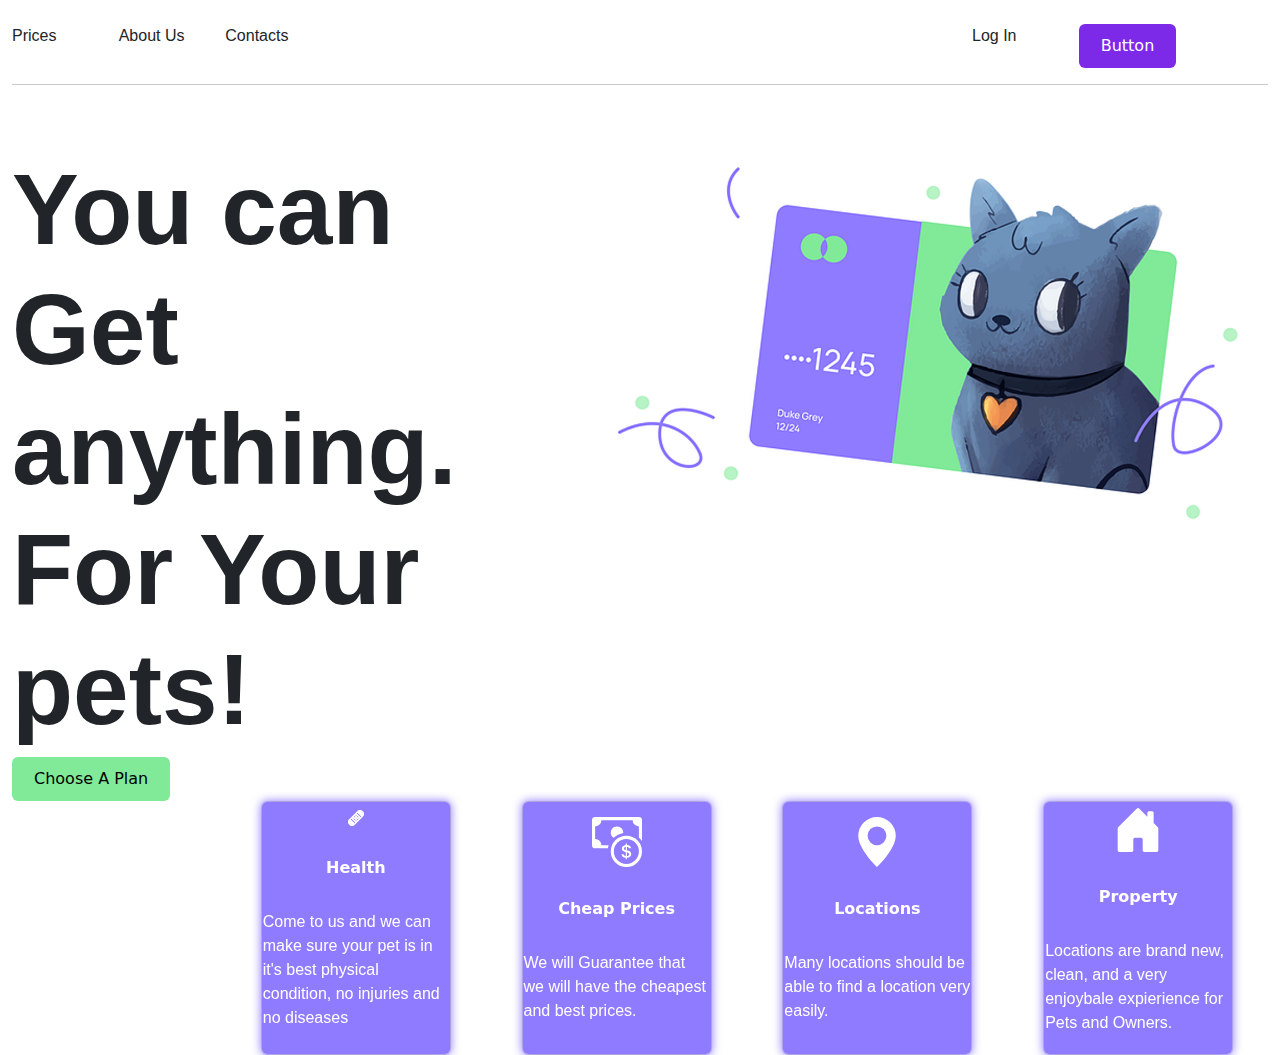
<file: index.html>
<!DOCTYPE html>
<html lang="en">

<head>
  <meta charset="utf-8">
  <meta name="viewport" content="width=device-width, initial-scale=1">
  <title>Bootstrap</title>
  <link href="https://cdn.jsdelivr.net/npm/bootstrap@5.3.3/dist/css/bootstrap.min.css" rel="stylesheet"
    integrity="sha384-QWTKZyjpPEjISv5WaRU9OFeRpok6YctnYmDr5pNlyT2bRjXh0JMhjY6hW+ALEwIH" crossorigin="anonymous">
  <link rel="stylesheet" href="css/style.css">
</head>

<body>

<div class="container-fluid">
  <br>
  <div class="row">
    <div class="col-1">
      <p>Prices</p>
    </div>
    <div class="col-1">
      <p>About Us</p>
    </div>
    <div class="col-1">
      <p>Contacts</p>
    </div>
    <div class="col-1 ms-auto">
      <p>Log In</p>
    </div>
    <div class="col-2">
      <button class="button">
        Button
      </button>
    </div>
  </div>
  <hr>
  <br>
  <br>

<div class="row">
 
  <div class="col-5">
    <h1>
You can Get

anything.
<br>
For Your pets!
    </h1>
    <div class="row">
      <div class="col">
        <div class="col"></div>
        <button class="button2">
          Choose A Plan
        </button>
      </div>
    </div>
  </div>
  <div class="col">
    <div class="img-fluid"></div>
    <img src="img/cat-card.png" class="rounded float-start img-fluid" alt="...">
  </div>

  </div>
</div>
<!-- CARDS -->



<div class="row">
<div class="col"></div>
  <div class="col">
    <div class="card">
      <div class="content">
        <div class="back">
          <div class="back-content">
            <svg xmlns="http://www.w3.org/2000/svg" width="16" height="16" fill="currentColor" class="bi bi-bandaid-fill" viewBox="0 0 16 16">
                <path d="m2.68 7.676 6.49-6.504a4 4 0 0 1 5.66 5.653l-1.477 1.529-5.006 5.006-1.523 1.472a4 4 0 0 1-5.653-5.66l.001-.002 1.505-1.492.001-.002Zm5.71-2.858a.5.5 0 1 0-.708.707.5.5 0 0 0 .707-.707ZM6.974 6.939a.5.5 0 1 0-.707-.707.5.5 0 0 0 .707.707M5.56 8.354a.5.5 0 1 0-.707-.708.5.5 0 0 0 .707.708m2.828 2.828a.5.5 0 1 0-.707-.707.5.5 0 0 0 .707.707m1.414-2.121a.5.5 0 1 0-.707.707.5.5 0 0 0 .707-.707m1.414-.707a.5.5 0 1 0-.706-.708.5.5 0 0 0 .707.708Zm-4.242.707a.5.5 0 1 0-.707.707.5.5 0 0 0 .707-.707m1.414-.707a.5.5 0 1 0-.707-.708.5.5 0 0 0 .707.708m1.414-2.122a.5.5 0 1 0-.707.707.5.5 0 0 0 .707-.707M8.646 3.354l4 4 .708-.708-4-4zm-1.292 9.292-4-4-.708.708 4 4z"/>
              </svg>
            <strong>Health</strong>
            <p>Come to us and we can make sure your pet is in it's best physical condition, no injuries and no diseases</p>
          </div>
        </div>
        <div class="front text-align-center">
         
          <div class="img">
            <div class="circle">
            </div>
            <div class="circle" id="right">
            </div>
            <div class="circle" id="bottom">
            </div>
          </div>
   
          <div class="front-content">
            <small class="badge">Health</small>
            <div class="description">
              <div class="title">
                <p class="title">
                  <strong>Health Benefits</strong>
                </p>
                <svg fill-rule="nonzero" height="15px" width="15px" viewBox="0,0,256,256" xmlns:xlink="http://www.w3.org/1999/xlink" xmlns="http://www.w3.org/2000/svg"><g style="mix-blend-mode: normal" text-anchor="none" font-size="none" font-weight="none" font-family="none" stroke-dashoffset="0" stroke-dasharray="" stroke-miterlimit="10" stroke-linejoin="miter" stroke-linecap="butt" stroke-width="1" stroke="none" fill-rule="nonzero" fill="#20c997"><g transform="scale(8,8)"><path d="M25,27l-9,-6.75l-9,6.75v-23h18z"></path></g></g></svg>
              </div>
              <p class="card-footer">
                30 Mins &nbsp; | &nbsp; 1 Serving
              </p>
            </div>
          </div>
        </div>
      </div>
    </div>
  </div>
  <div class="col">
    <div class="card">
      <div class="content">
        <div class="back">
          <div class="back-content">
            <svg xmlns="http://www.w3.org/2000/svg" width="50" height="50" fill="currentColor" class="bi bi-cash-coin" viewBox="0 0 16 16">
              <path fill-rule="evenodd" d="M11 15a4 4 0 1 0 0-8 4 4 0 0 0 0 8m5-4a5 5 0 1 1-10 0 5 5 0 0 1 10 0"/>
              <path d="M9.438 11.944c.047.596.518 1.06 1.363 1.116v.44h.375v-.443c.875-.061 1.386-.529 1.386-1.207 0-.618-.39-.936-1.09-1.1l-.296-.07v-1.2c.376.043.614.248.671.532h.658c-.047-.575-.54-1.024-1.329-1.073V8.5h-.375v.45c-.747.073-1.255.522-1.255 1.158 0 .562.378.92 1.007 1.066l.248.061v1.272c-.384-.058-.639-.27-.696-.563h-.668zm1.36-1.354c-.369-.085-.569-.26-.569-.522 0-.294.216-.514.572-.578v1.1zm.432.746c.449.104.655.272.655.569 0 .339-.257.571-.709.614v-1.195z"/>
              <path d="M1 0a1 1 0 0 0-1 1v8a1 1 0 0 0 1 1h4.083q.088-.517.258-1H3a2 2 0 0 0-2-2V3a2 2 0 0 0 2-2h10a2 2 0 0 0 2 2v3.528c.38.34.717.728 1 1.154V1a1 1 0 0 0-1-1z"/>
              <path d="M9.998 5.083 10 5a2 2 0 1 0-3.132 1.65 6 6 0 0 1 3.13-1.567"/>
            </svg>
            <strong>Cheap Prices</strong>
            <p>We will Guarantee that we will have the cheapest and best prices.</p>
          </div>
        </div>
        <div class="front">
         
          <div class="img">
            <div class="circle">
            </div>
            <div class="circle" id="right">
            </div>
            <div class="circle" id="bottom">
            </div>
          </div>
   
          <div class="front-content">
            <small class="badge">Pasta</small>
            <div class="description">
              <div class="title">
                <p class="title">
                  <strong>Spaguetti Bolognese</strong>
                </p>
                <svg fill-rule="nonzero" height="15px" width="15px" viewBox="0,0,256,256" xmlns:xlink="http://www.w3.org/1999/xlink" xmlns="http://www.w3.org/2000/svg"><g style="mix-blend-mode: normal" text-anchor="none" font-size="none" font-weight="none" font-family="none" stroke-dashoffset="0" stroke-dasharray="" stroke-miterlimit="10" stroke-linejoin="miter" stroke-linecap="butt" stroke-width="1" stroke="none" fill-rule="nonzero" fill="#20c997"><g transform="scale(8,8)"><path d="M25,27l-9,-6.75l-9,6.75v-23h18z"></path></g></g></svg>
              </div>
              <p class="card-footer">
                30 Mins &nbsp; | &nbsp; 1 Serving
              </p>
            </div>
          </div>
        </div>
      </div>
    </div>
  </div>
  <div class="col">
    <div class="card">
      <div class="content">
        <div class="back">
          <div class="back-content">
            <svg xmlns="http://www.w3.org/2000/svg" width="50" height="50" fill="currentColor" class="bi bi-geo-alt-fill" viewBox="0 0 16 16">
              <path d="M8 16s6-5.686 6-10A6 6 0 0 0 2 6c0 4.314 6 10 6 10m0-7a3 3 0 1 1 0-6 3 3 0 0 1 0 6"/>
            </svg>
            <strong>Locations</strong>
            <p>Many locations should be able to find a location very easily.</p>
          </div>
        </div>
        <div class="front">
         
          <div class="img">
            <div class="circle">
            </div>
            <div class="circle" id="right">
            </div>
            <div class="circle" id="bottom">
            </div>
          </div>
   
          <div class="front-content">
            <small class="badge">Pasta</small>
            <div class="description">
              <div class="title">
                <p class="title">
                  <strong>Spaguetti Bolognese</strong>
                </p>
                <svg fill-rule="nonzero" height="15px" width="15px" viewBox="0,0,256,256" xmlns:xlink="http://www.w3.org/1999/xlink" xmlns="http://www.w3.org/2000/svg"><g style="mix-blend-mode: normal" text-anchor="none" font-size="none" font-weight="none" font-family="none" stroke-dashoffset="0" stroke-dasharray="" stroke-miterlimit="10" stroke-linejoin="miter" stroke-linecap="butt" stroke-width="1" stroke="none" fill-rule="nonzero" fill="#20c997"><g transform="scale(8,8)"><path d="M25,27l-9,-6.75l-9,6.75v-23h18z"></path></g></g></svg>
              </div>
              <p class="card-footer">
                30 Mins &nbsp; | &nbsp; 1 Serving
              </p>
            </div>
          </div>
        </div>
      </div>
    </div>
  </div>

  <div class="col">
    <div class="card">
      <div class="content">
        <div class="back">
          <div class="back-content">
            <svg xmlns="http://www.w3.org/2000/svg" width="50" height="50" fill="currentColor" class="bi bi-house-door-fill" viewBox="0 0 16 16">
              <path d="M6.5 14.5v-3.505c0-.245.25-.495.5-.495h2c.25 0 .5.25.5.5v3.5a.5.5 0 0 0 .5.5h4a.5.5 0 0 0 .5-.5v-7a.5.5 0 0 0-.146-.354L13 5.793V2.5a.5.5 0 0 0-.5-.5h-1a.5.5 0 0 0-.5.5v1.293L8.354 1.146a.5.5 0 0 0-.708 0l-6 6A.5.5 0 0 0 1.5 7.5v7a.5.5 0 0 0 .5.5h4a.5.5 0 0 0 .5-.5"/>
            </svg>
            <strong>Property</strong>
            <p>Locations are brand new, clean, and a very enjoybale expierience for Pets and Owners.</p>
          </div>
        </div>
        <div class="front">
         
          <div class="img">
            <div class="circle">
            </div>
            <div class="circle" id="right">
            </div>
            <div class="circle" id="bottom">
            </div>
          </div>
   
          <div class="front-content">
            <small class="badge">Pasta</small>
            <div class="description">
              <div class="title">
                <p class="title">
                  <strong>Spaguetti Bolognese</strong>
                </p>
                <svg fill-rule="nonzero" height="15px" width="15px" viewBox="0,0,256,256" xmlns:xlink="http://www.w3.org/1999/xlink" xmlns="http://www.w3.org/2000/svg"><g style="mix-blend-mode: normal" text-anchor="none" font-size="none" font-weight="none" font-family="none" stroke-dashoffset="0" stroke-dasharray="" stroke-miterlimit="10" stroke-linejoin="miter" stroke-linecap="butt" stroke-width="1" stroke="none" fill-rule="nonzero" fill="#20c997"><g transform="scale(8,8)"><path d="M25,27l-9,-6.75l-9,6.75v-23h18z"></path></g></g></svg>
              </div>
              <p class="card-footer">
                30 Mins &nbsp; | &nbsp; 1 Serving
              </p>
            </div>
          </div>
        </div>
      </div>
    </div>
  </div>
 
</div>

</div>
</div>
</body>
</html>
</file>
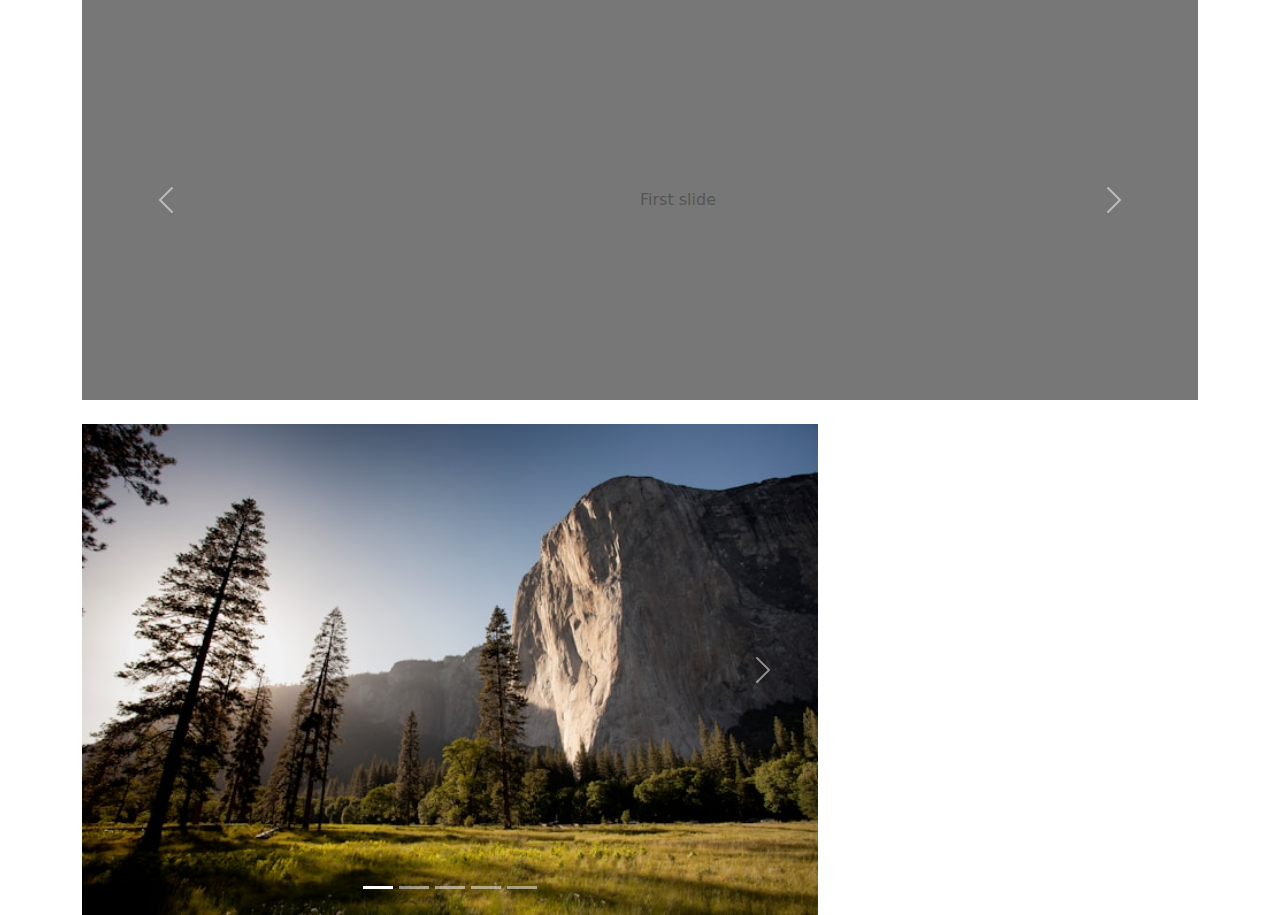
<file: carousel.html>
<!doctype html>
<html lang="en">

<head>
    <meta charset="utf-8">
    <meta name="viewport" content="width=device-width, initial-scale=1">
    <title>Bootstrap demo</title>
    <link href="https://cdn.jsdelivr.net/npm/bootstrap@5.3.3/dist/css/bootstrap.min.css" rel="stylesheet"
        integrity="sha384-QWTKZyjpPEjISv5WaRU9OFeRpok6YctnYmDr5pNlyT2bRjXh0JMhjY6hW+ALEwIH" crossorigin="anonymous">
</head>

<body>
    <div class="container">
        <div class="row">
            <div class="col">
                <div id="carouselExample" class="carousel slide">
                    <div class="carousel-inner">
                        <div class="carousel-item active">
                            <svg class="bd-placeholder-img bd-placeholder-img-lg d-block w-100" width="800" height="400"
                                xmlns="http://www.w3.org/2000/svg" role="img" aria-label="Placeholder: First slide"
                                preserveAspectRatio="xMidYMid slice" focusable="false">
                                <title>Placeholder</title>
                                <rect width="100%" height="100%" fill="#777"></rect><text x="50%" y="50%" fill="#555"
                                    dy=".3em">First slide</text>
                            </svg>
                        </div>
                        <div class="carousel-item">
                            <svg class="bd-placeholder-img bd-placeholder-img-lg d-block w-100" width="800" height="400"
                                xmlns="http://www.w3.org/2000/svg" role="img" aria-label="Placeholder: Second slide"
                                preserveAspectRatio="xMidYMid slice" focusable="false">
                                <title>Placeholder</title>
                                <rect width="100%" height="100%" fill="#666"></rect><text x="50%" y="50%" fill="#444"
                                    dy=".3em">Second slide</text>
                            </svg>
                        </div>
                        <div class="carousel-item">
                            <svg class="bd-placeholder-img bd-placeholder-img-lg d-block w-100" width="800" height="400"
                                xmlns="http://www.w3.org/2000/svg" role="img" aria-label="Placeholder: Third slide"
                                preserveAspectRatio="xMidYMid slice" focusable="false">
                                <title>Placeholder</title>
                                <rect width="100%" height="100%" fill="#555"></rect><text x="50%" y="50%" fill="#333"
                                    dy=".3em">Third slide</text>
                            </svg>
                        </div>
                    </div>
                    <button class="carousel-control-prev" type="button" data-bs-target="#carouselExample"
                        data-bs-slide="prev">
                        <span class="carousel-control-prev-icon" aria-hidden="true"></span>
                        <span class="visually-hidden">Previous</span>
                    </button>
                    <button class="carousel-control-next" type="button" data-bs-target="#carouselExample"
                        data-bs-slide="next">
                        <span class="carousel-control-next-icon" aria-hidden="true"></span>
                        <span class="visually-hidden">Next</span>
                    </button>
                </div>
            </div>
        </div>
<br>


        <div class="row">
            <div class="col-8">
                <div id="carouselExampleIndicators" class="carousel slide">
                    <div class="carousel-indicators">
                      <button type="button" data-bs-target="#carouselExampleIndicators" data-bs-slide-to="0" class="active" aria-current="true" aria-label="Slide 1"></button>
                      <button type="button" data-bs-target="#carouselExampleIndicators" data-bs-slide-to="1" aria-label="Slide 2"></button>
                      <button type="button" data-bs-target="#carouselExampleIndicators" data-bs-slide-to="2" aria-label="Slide 3"></button>
                      <button type="button" data-bs-target="#carouselExampleIndicators" data-bs-slide-to="3" aria-label="Slide 4"></button>
                      <button type="button" data-bs-target="#carouselExampleIndicators" data-bs-slide-to="4" aria-label="Slide 5"></button>
                    </div>
                    <div class="carousel-inner">
                      <div class="carousel-item active">
                        <img src="img/image-01.jpg" class="d-block w-100" alt="...">
                      </div>
                      <div class="carousel-item">
                        <img src="img/image-02.jpg" class="d-block w-100" alt="...">
                      </div>
                      <div class="carousel-item">
                        <img src="img/image-03.jpg" class="d-block w-100" alt="...">
                      </div>
                      <div class="carousel-item">
                        <img src="img/image-04.jpg" class="d-block w-100" alt="...">
                      </div>
                      <div class="carousel-item">
                        <img src="img/image-05.jpg" class="d-block w-100" alt="...">
                      </div>
                    </div>
                    <button class="carousel-control-prev" type="button" data-bs-target="#carouselExampleIndicators" data-bs-slide="prev">
                      <span class="carousel-control-prev-icon" aria-hidden="true"></span>
                      <span class="visually-hidden">Previous</span>
                    </button>
                    <button class="carousel-control-next" type="button" data-bs-target="#carouselExampleIndicators" data-bs-slide="next">
                      <span class="carousel-control-next-icon" aria-hidden="true"></span>
                      <span class="visually-hidden">Next</span>
                    </button>
                  </div>
            </div>
        </div>
    </div>
 


    <script src="https://cdn.jsdelivr.net/npm/bootstrap@5.3.3/dist/js/bootstrap.bundle.min.js"
        integrity="sha384-YvpcrYf0tY3lHB60NNkmXc5s9fDVZLESaAA55NDzOxhy9GkcIdslK1eN7N6jIeHz"
        crossorigin="anonymous"></script>
</body>

</html>
</file>
<file: css/style.css>
.button {
  position: relative;
  padding: 10px 22px;
  border-radius: 6px;
  border: none;
  color: #fff;
  cursor: pointer;
  background-color: #7d2ae8;
  transition: all 0.2s ease;
}

.button:active {
  transform: scale(0.96);
}

.button:before,
.button:after {
  position: absolute;
  content: "";
  width: 150%;
  left: 50%;
  height: 100%;
  transform: translateX(-50%);
  z-index: -1000;
  background-repeat: no-repeat;
}

.button:hover:before {
  top: -70%;
  background-image: radial-gradient(circle, #7d2ae8 20%, transparent 20%),
    radial-gradient(circle, transparent 20%, #7d2ae8 20%, transparent 30%),
    radial-gradient(circle, #7d2ae8 20%, transparent 20%),
    radial-gradient(circle, #7d2ae8 20%, transparent 20%),
    radial-gradient(circle, transparent 10%, #7d2ae8 15%, transparent 20%),
    radial-gradient(circle, #7d2ae8 20%, transparent 20%),
    radial-gradient(circle, #7d2ae8 20%, transparent 20%),
    radial-gradient(circle, #7d2ae8 20%, transparent 20%),
    radial-gradient(circle, #7d2ae8 20%, transparent 20%);
  background-size: 10% 10%, 20% 20%, 15% 15%, 20% 20%, 18% 18%, 10% 10%, 15% 15%,
    10% 10%, 18% 18%;
  background-position: 50% 120%;
  animation: greentopBubbles 0.6s ease;
}

@keyframes greentopBubbles {
  0% {
    background-position: 5% 90%, 10% 90%, 10% 90%, 15% 90%, 25% 90%, 25% 90%,
      40% 90%, 55% 90%, 70% 90%;
  }

  50% {
    background-position: 0% 80%, 0% 20%, 10% 40%, 20% 0%, 30% 30%, 22% 50%,
      50% 50%, 65% 20%, 90% 30%;
  }

  100% {
    background-position: 0% 70%, 0% 10%, 10% 30%, 20% -10%, 30% 20%, 22% 40%,
      50% 40%, 65% 10%, 90% 20%;
    background-size: 0% 0%, 0% 0%, 0% 0%, 0% 0%, 0% 0%, 0% 0%;
  }
}

.button:hover::after {
  bottom: -70%;
  background-image: radial-gradient(circle, #7d2ae8 20%, transparent 20%),
    radial-gradient(circle, #7d2ae8 20%, transparent 20%),
    radial-gradient(circle, transparent 10%, #7d2ae8 15%, transparent 20%),
    radial-gradient(circle, #7d2ae8 20%, transparent 20%),
    radial-gradient(circle, #7d2ae8 20%, transparent 20%),
    radial-gradient(circle, #7d2ae8 20%, transparent 20%),
    radial-gradient(circle, #7d2ae8 20%, transparent 20%);
  background-size: 15% 15%, 20% 20%, 18% 18%, 20% 20%, 15% 15%, 20% 20%, 18% 18%;
  background-position: 50% 0%;
  animation: greenbottomBubbles 0.6s ease;
}

@keyframes greenbottomBubbles {
  0% {
    background-position: 10% -10%, 30% 10%, 55% -10%, 70% -10%, 85% -10%,
      70% -10%, 70% 0%;
  }

  50% {
    background-position: 0% 80%, 20% 80%, 45% 60%, 60% 100%, 75% 70%, 95% 60%,
      105% 0%;
  }

  100% {
    background-position: 0% 90%, 20% 90%, 45% 70%, 60% 110%, 75% 80%, 95% 70%,
      110% 10%;
    background-size: 0% 0%, 0% 0%, 0% 0%, 0% 0%, 0% 0%, 0% 0%;
  }
}

/* 2nd button */

.button2 {
  position: relative;
  padding: 10px 22px;
  border-radius: 6px;
  border: none;
  color: black;
  cursor: pointer;
  background-color: #80ea99;
  transition: all 0.2s ease;
}

.button2:active {
  transform: scale(0.96);
}

.button2:before,
.button2:after {
  position: absolute;
  content: "";
  width: 150%;
  left: 50%;
  height: 100%;
  transform: translateX(-50%);
  z-index: -1000;
  background-repeat: no-repeat;
}

.button2:hover:before {
  top: -70%;
  background-image: radial-gradient(circle, #7d2ae8 20%, transparent 20%),
    radial-gradient(circle, transparent 20%, #7d2ae8 20%, transparent 30%),
    radial-gradient(circle, #7d2ae8 20%, transparent 20%),
    radial-gradient(circle, #7d2ae8 20%, transparent 20%),
    radial-gradient(circle, transparent 10%, #7d2ae8 15%, transparent 20%),
    radial-gradient(circle, #7d2ae8 20%, transparent 20%),
    radial-gradient(circle, #7d2ae8 20%, transparent 20%),
    radial-gradient(circle, #7d2ae8 20%, transparent 20%),
    radial-gradient(circle, #7d2ae8 20%, transparent 20%);
  background-size: 10% 10%, 20% 20%, 15% 15%, 20% 20%, 18% 18%, 10% 10%, 15% 15%,
    10% 10%, 18% 18%;
  background-position: 50% 120%;
  animation: greentopBubbles 0.6s ease;
}

@keyframes greentopBubbles {
  0% {
    background-position: 5% 90%, 10% 90%, 10% 90%, 15% 90%, 25% 90%, 25% 90%,
      40% 90%, 55% 90%, 70% 90%;
  }

  50% {
    background-position: 0% 80%, 0% 20%, 10% 40%, 20% 0%, 30% 30%, 22% 50%,
      50% 50%, 65% 20%, 90% 30%;
  }

  100% {
    background-position: 0% 70%, 0% 10%, 10% 30%, 20% -10%, 30% 20%, 22% 40%,
      50% 40%, 65% 10%, 90% 20%;
    background-size: 0% 0%, 0% 0%, 0% 0%, 0% 0%, 0% 0%, 0% 0%;
  }
}

.button2:hover::after {
  bottom: -70%;
  background-image: radial-gradient(circle, #7d2ae8 20%, transparent 20%),
    radial-gradient(circle, #7d2ae8 20%, transparent 20%),
    radial-gradient(circle, transparent 10%, #7d2ae8 15%, transparent 20%),
    radial-gradient(circle, #7d2ae8 20%, transparent 20%),
    radial-gradient(circle, #7d2ae8 20%, transparent 20%),
    radial-gradient(circle, #7d2ae8 20%, transparent 20%),
    radial-gradient(circle, #7d2ae8 20%, transparent 20%);
  background-size: 15% 15%, 20% 20%, 18% 18%, 20% 20%, 15% 15%, 20% 20%, 18% 18%;
  background-position: 50% 0%;
  animation: greenbottomBubbles 0.6s ease;
}

@keyframes greenbottomBubbles {
  0% {
    background-position: 10% -10%, 30% 10%, 55% -10%, 70% -10%, 85% -10%,
      70% -10%, 70% 0%;
  }

  50% {
    background-position: 0% 80%, 20% 80%, 45% 60%, 60% 100%, 75% 70%, 95% 60%,
      105% 0%;
  }

  100% {
    background-position: 0% 90%, 20% 90%, 45% 70%, 60% 110%, 75% 80%, 95% 70%,
      110% 10%;
    background-size: 0% 0%, 0% 0%, 0% 0%, 0% 0%, 0% 0%, 0% 0%;
  }
}
/* CARDS */
.card {
  overflow: visible;
  width: 190px;
  height: 254px;
}

.content {
  width: 100%;
  height: 100%;
  transform-style: preserve-3d;
  transition: transform 300ms;
  box-shadow: 0px 0px 10px 1px #8e7bff;
  border-radius: 5px;
}

.front, .back {
  background-color: #8e7bff;;
  position: absolute;
  width: 100%;
  height: 100%;
  backface-visibility: hidden;
  -webkit-backface-visibility: hidden;
  border-radius: 5px;
  overflow: hidden;
}

.back {
  width: 100%;
  height: 100%;
  justify-content: center;
  display: flex;
  align-items: center;
  overflow: hidden;
}

.back::before {
  position: absolute;
  content: ' ';
  display: block;
  width: 160px;
  height: 160%;
 
}

.back-content {
  position: absolute;
  width: 99%;
  height: 99%;
  background-color: 8e7bff;;
  border-radius: 5px;
  color: white;
  display: flex;
  flex-direction: column;
  justify-content: center;
  align-items: center;
  gap: 30px;
}

.card:hover .content {
  transform: rotateY(180deg);
}

@keyframes rotation_481 {
  0% {
    transform: rotateZ(0deg);
  }

  0% {
    transform: rotateZ(360deg);
  }
}

.front {
  transform: rotateY(180deg);
  color: white;
}

.front .front-content {
  position: absolute;
  width: 100%;
  height: 100%;
  padding: 10px;
  display: flex;
  flex-direction: column;
  justify-content: space-between;
}

.front-content .badge {
  background-color: 8e7bff;;
  padding: 2px 10px;
  border-radius: 10px;
  backdrop-filter: blur(2px);
  width: fit-content;
}

.description {
  box-shadow: 0px 0px 10px 5px #8e7bff;;
  width: 100%;
  padding: 10px;
  background-color: #8e7bff;;
  backdrop-filter: blur(5px);
  border-radius: 5px;
}

.title {
  font-size: 11px;
  max-width: 100%;
  display: flex;
  justify-content: space-between;
}

.title p {
  width: 50%;
}

.card-footer {
  color: #ffffff88;
  margin-top: 5px;
  font-size: 8px;
}

.front .img {
  position: absolute;
  width: 100%;
  height: 100%;
  object-fit: cover;
  object-position: center;
}

.circle {
  width: 90px;
  height: 90px;
  border-radius: 50%;
  background-color: #ffbb66;
  position: relative;
  filter: blur(15px);
  animation: floating 2600ms infinite linear;
}

#bottom {
  background-color: #ff8866;
  left: 50px;
  top: 0px;
  width: 150px;
  height: 150px;
  animation-delay: -800ms;
}

#right {
  background-color: #ff2233;
  left: 160px;
  top: -80px;
  width: 30px;
  height: 30px;
  animation-delay: -1800ms;
}

@keyframes floating {
  0% {
    transform: translateY(0px);
  }

  50% {
    transform: translateY(10px);
  }

  100% {
    transform: translateY(0px);
  }
}
h1{
  font-size: 100px;
  font-family: Arial, Helvetica, sans-serif;
  font-weight: bold;
}
  p{
    font-family: Arial, Helvetica, sans-serif;
  }
</file>
